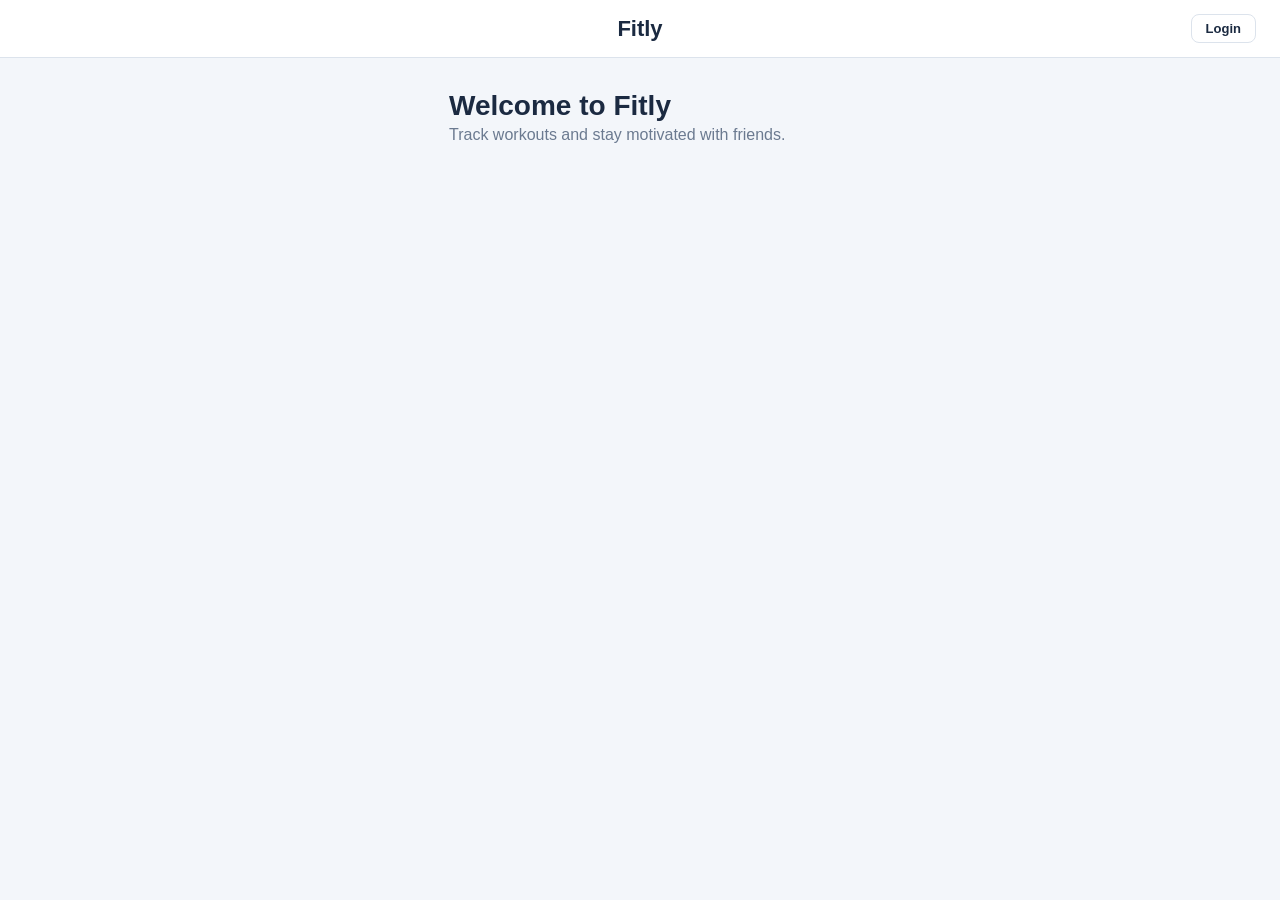
<file: src/main/resources/static/index.html>
<!DOCTYPE html>
<html lang="en">
<head>
  <meta charset="UTF-8" />
  <meta name="viewport" content="width=device-width, initial-scale=1" />
  <title>Fitly</title>
  <link rel="stylesheet" href="Main_page.css" />
</head>
<body>
  <header class="navbar">
    <span class="brand">Fitly</span>
    <a class="button nav-login" href="Login_page.html">Login</a>
  </header>

  <main class="screen">
    <h1>Welcome to Fitly</h1>
    <p class="subtitle">Track workouts and stay motivated with friends.</p>
  </main>
</body>
</html>
</file>
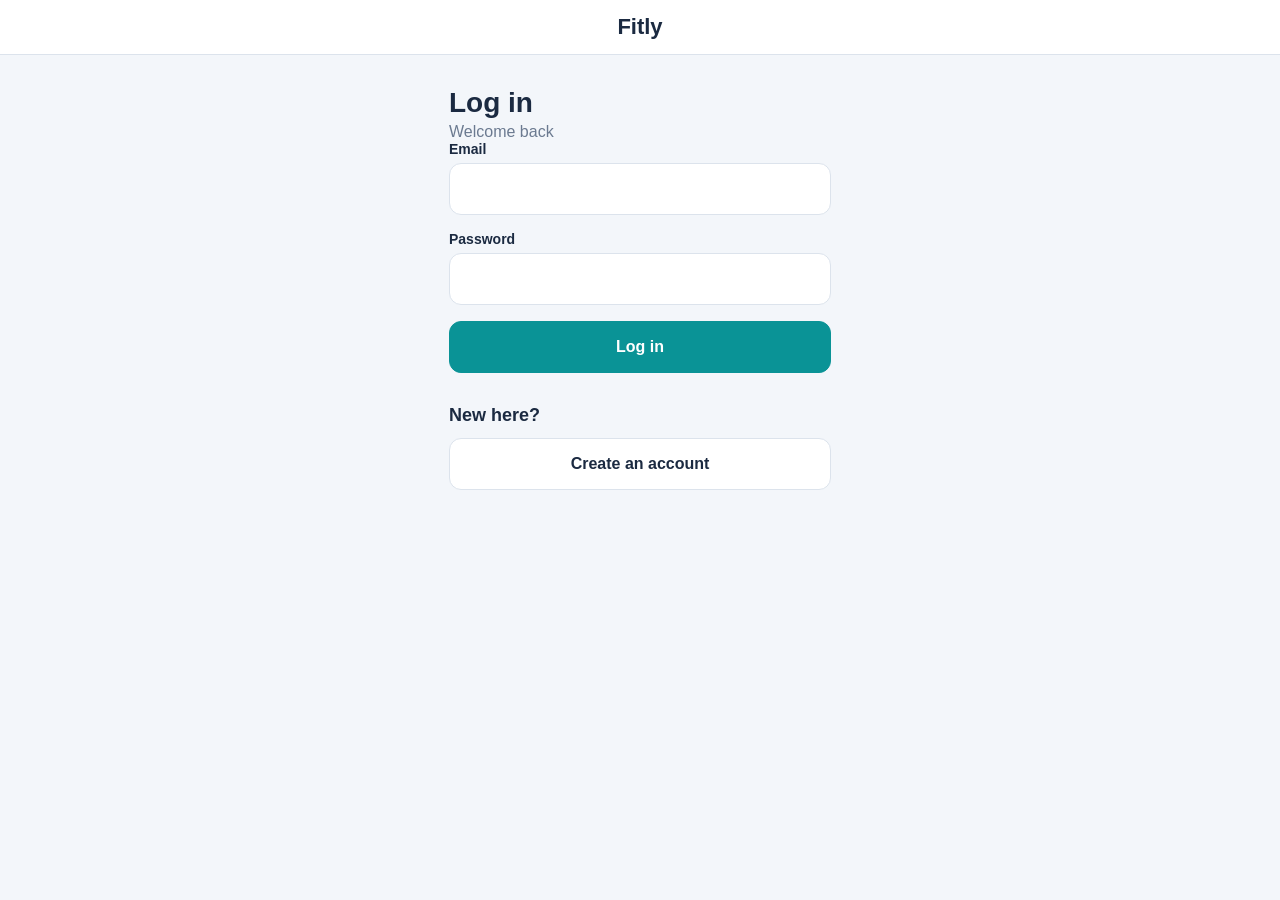
<file: src/main/resources/static/Login_page.html>
<!DOCTYPE html>
<html lang="en">
<head>
  <meta charset="UTF-8" />
  <meta name="viewport" content="width=device-width, initial-scale=1" />
  <title>Fitly - Log in</title>
  <link rel="stylesheet" href="Main_page.css" />
</head>
<body>
  <header class="navbar">
    <span class="brand">Fitly</span>
  </header>

  <main class="screen">
    <h1>Log in</h1>
    <p class="subtitle">Welcome back</p>

    <p class="error" id="error" hidden>Wrong email or password.</p>

    <form action="/login" method="post">
      <div class="field">
        <label for="email">Email</label>
        <input type="email" id="email" name="email" required />
      </div>
      <div class="field">
        <label for="password">Password</label>
        <input type="password" id="password" name="password" required />
      </div>
      <button class="primary" type="submit">Log in</button>
    </form>

    <h2>New here?</h2>
    <a class="button" href="Register_page.html">Create an account</a>
  </main>
  <script>
    if (location.search.includes("error=1")) document.getElementById("error").hidden = false;
  </script>
</body>
</html>
</file>
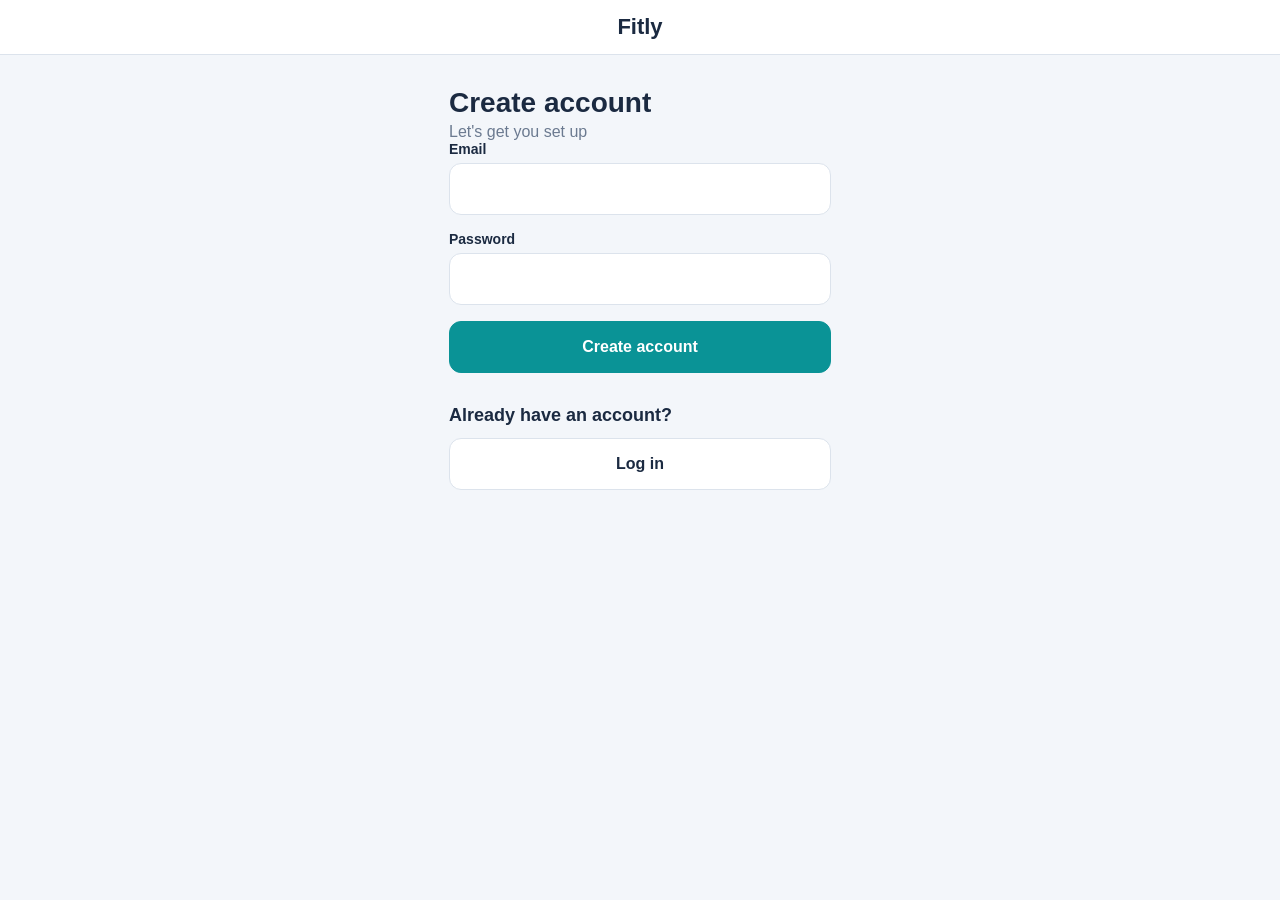
<file: src/main/resources/static/Register_page.html>
<!DOCTYPE html>
<html lang="en">
<head>
  <meta charset="UTF-8" />
  <meta name="viewport" content="width=device-width, initial-scale=1" />
  <title>Fitly - Register</title>
  <link rel="stylesheet" href="Main_page.css" />
</head>
<body>
  <header class="navbar">
    <span class="brand">Fitly</span>
  </header>

  <main class="screen">
    <h1>Create account</h1>
    <p class="subtitle">Let's get you set up</p>

    <p class="error" id="error" hidden>That email already has an account.</p>

    <form action="/register" method="post">
      <div class="field">
        <label for="email">Email</label>
        <input type="email" id="email" name="email" required />
      </div>
      <div class="field">
        <label for="password">Password</label>
        <input type="password" id="password" name="password" required />
      </div>
      <button class="primary" type="submit">Create account</button>
    </form>

    <h2>Already have an account?</h2>
    <a class="button" href="Login_page.html">Log in</a>
  </main>
  <script>
    if (location.search.includes("error=1")) document.getElementById("error").hidden = false;
  </script>
</body>
</html>
</file>
<file: src/main/resources/static/Main_page.css>
* {
  box-sizing: border-box;
  margin: 0;
  padding: 0;
}

body {
  font-family: -apple-system, BlinkMacSystemFont, "Segoe UI", Roboto, sans-serif;
  background: #F3F6FA;
  color: #1B2A41;
}

.screen {
  max-width: 430px;
  margin: 0 auto;
  padding: 32px 24px;
}

.navbar {
  display: grid;
  grid-template-columns: 1fr auto 1fr;
  align-items: center;
  width: 100%;
  padding: 14px 24px;
  background: #FFFFFF;
  border-bottom: 1px solid #DCE3EC;
}

.brand {
  grid-column: 2;
  font-size: 22px;
  font-weight: 700;
  color: #1B2A41;
}

.navbar > :not(.brand) {
  grid-column: 3;
  justify-self: end;
}

.navbar .nav-login {
  width: auto;
  display: inline-block;
  padding: 6px 14px;
  margin-bottom: 0;
  border-radius: 8px;
  font-size: 13px;
}

h1 {
  font-size: 28px;
}

.subtitle {
  color: #6B7A90;
  margin-top: 4px;
}

h2 {
  font-size: 18px;
  margin: 32px 0 12px;
}

button,
.button {
  display: block;
  width: 100%;
  padding: 16px;
  margin-bottom: 10px;
  border: 1px solid #DCE3EC;
  border-radius: 12px;
  background: #FFFFFF;
  color: #1B2A41;
  font-size: 16px;
  font-weight: 600;
  cursor: pointer;
  text-align: center;
  text-decoration: none;
  box-sizing: border-box;
}

button.primary,
.button.primary {
  background: #0A9396;
  border-color: #0A9396;
  color: #FFFFFF;
}

.field {
  margin-bottom: 16px;
}

label {
  display: block;
  margin-bottom: 6px;
  font-size: 14px;
  font-weight: 600;
  color: #1B2A41;
}

input[type="email"],
input[type="password"],
input[type="text"] {
  display: block;
  width: 100%;
  padding: 16px;
  border: 1px solid #DCE3EC;
  border-radius: 12px;
  background: #FFFFFF;
  color: #1B2A41;
  font-size: 16px;
}
.navbar form {
  margin: 0;
}

.error {
  color: #B00020;
  font-size: 14px;
  margin-bottom: 16px;
}

/* Dashboard pieces */
.sub {
  font-size: 14px;
  margin: 16px 0 8px;
  color: #5A6A80;
}

.list {
  list-style: none;
  padding: 0;
  margin: 0 0 8px;
}

.list li {
  background: #FFFFFF;
  border: 1px solid #DCE3EC;
  border-radius: 12px;
  padding: 12px 14px;
  margin-bottom: 8px;
  font-size: 14px;
}

.list .meta {
  color: #5A6A80;
  font-size: 12px;
  margin-top: 2px;
}

.list .actions {
  display: flex;
  gap: 8px;
  margin-top: 8px;
}

button.small {
  display: inline-block;
  width: auto;
  padding: 8px 14px;
  margin: 0;
  font-size: 14px;
  border-radius: 10px;
}

.inline-form {
  display: flex;
  gap: 8px;
  margin-bottom: 12px;
}

.inline-form input {
  flex: 1;
}

input[type="number"],
input[type="date"],
select {
  display: block;
  width: 100%;
  padding: 16px;
  border: 1px solid #DCE3EC;
  border-radius: 12px;
  background: #FFFFFF;
  color: #1B2A41;
  font-size: 16px;
}

.bar {
  height: 12px;
  background: #DCE3EC;
  border-radius: 6px;
  overflow: hidden;
  margin-bottom: 12px;
}

.bar-fill {
  height: 100%;
  width: 0;
  background: #087F82;
}

.empty {
  color: #5A6A80;
  font-size: 14px;
}
</file>
